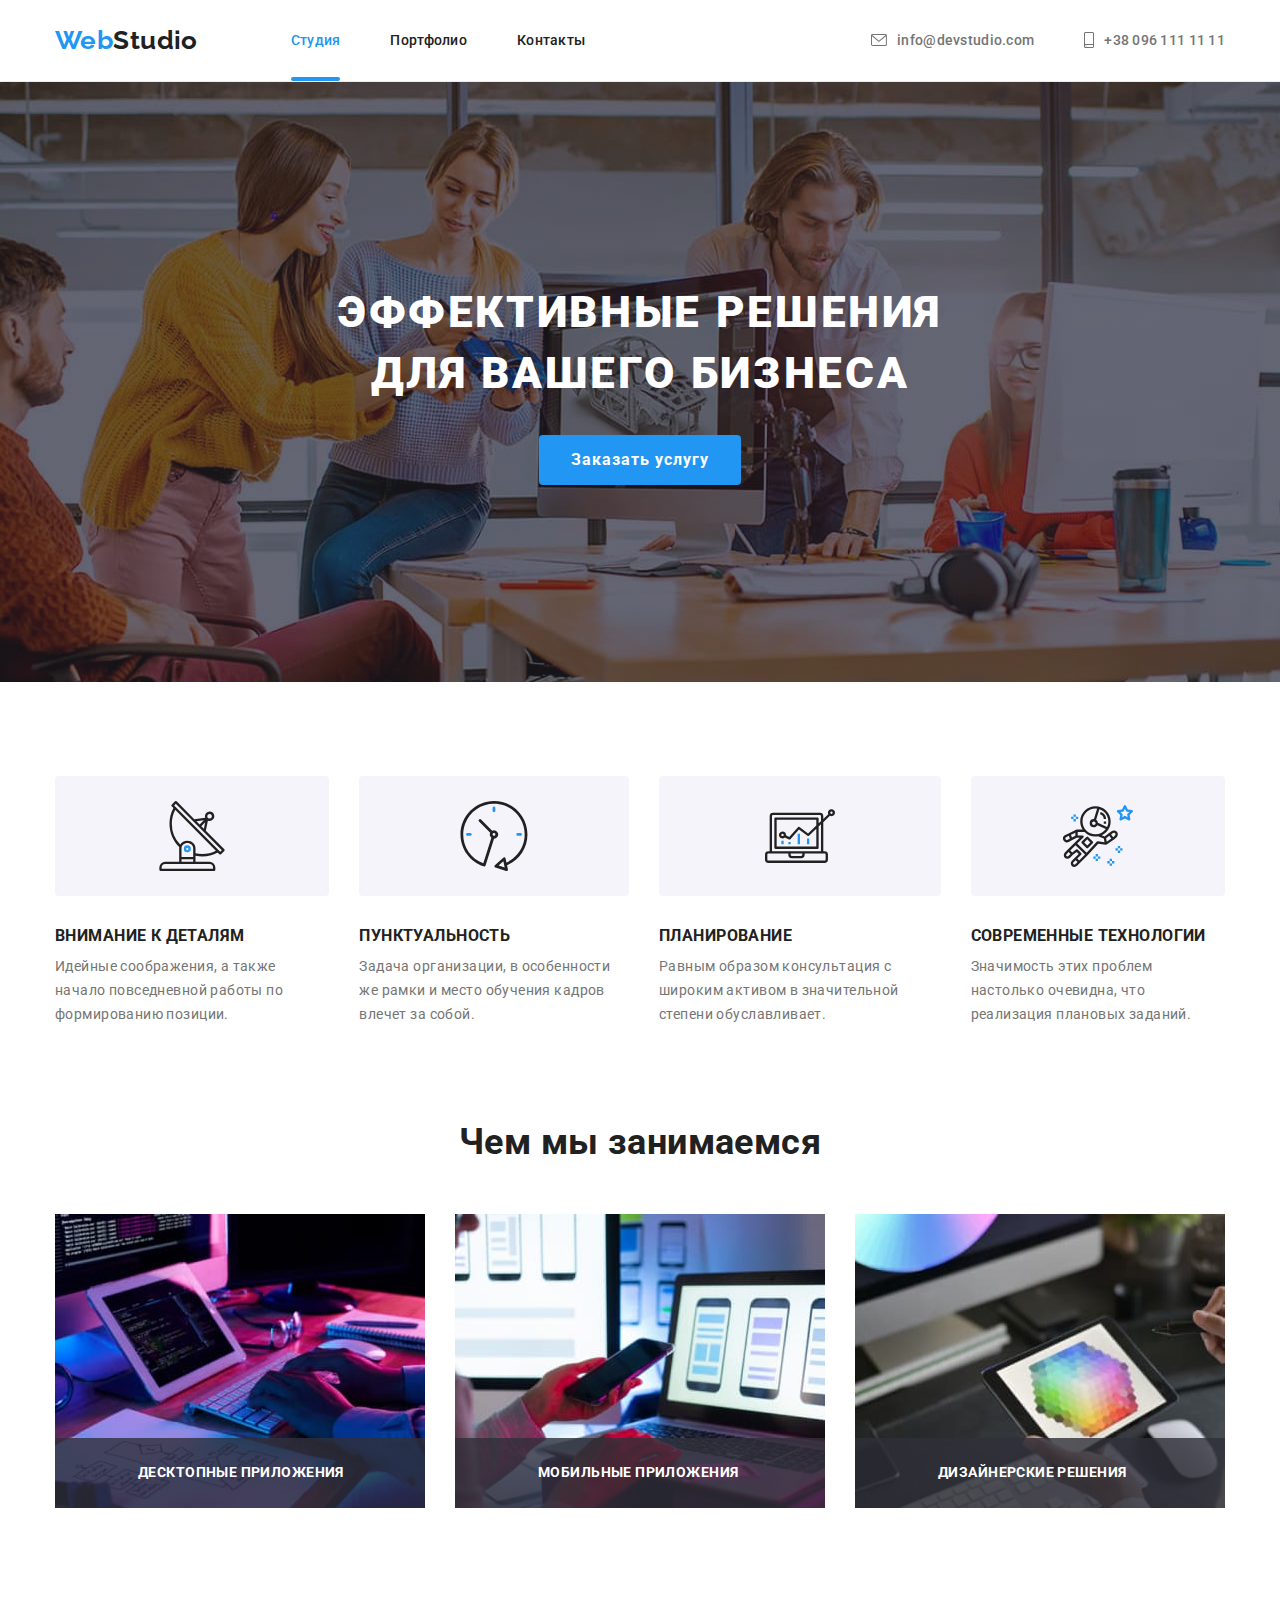
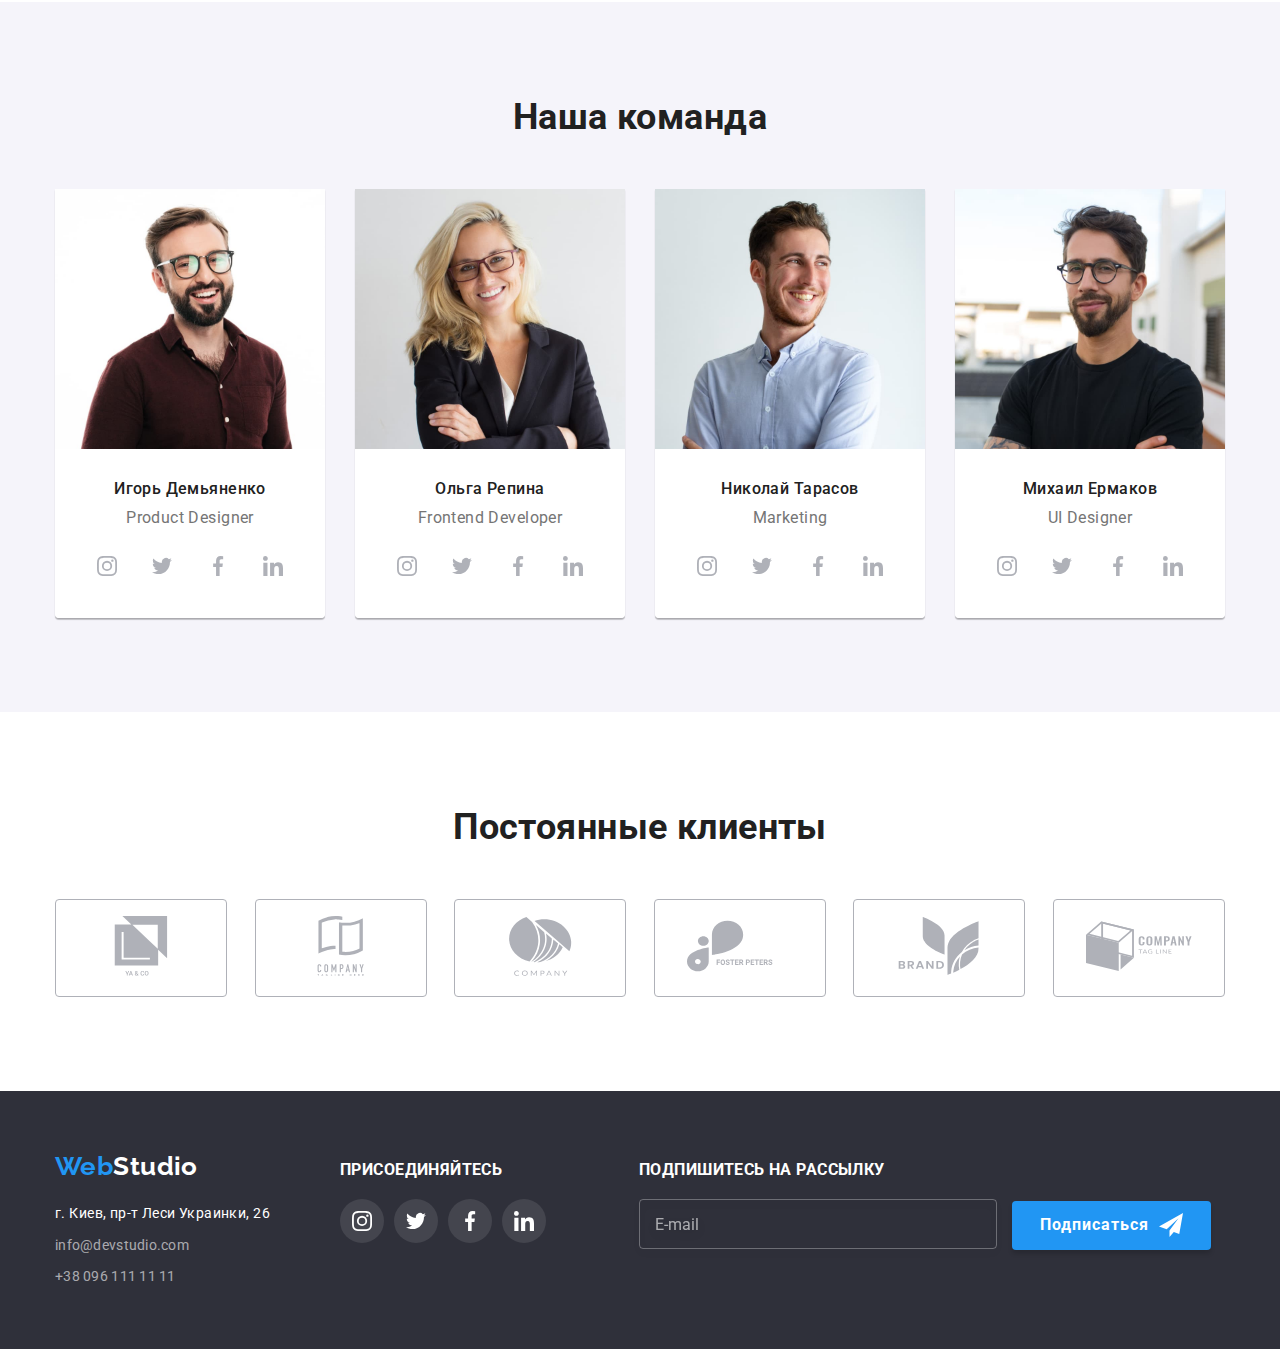
<file: index.html>
<!DOCTYPE html>
<html lang="ru">
<head>
    <meta charset="UTF-8">
    <meta http-equiv="X-UA-Compatible" content="IE=edge">
    <meta name="description" content="Услуги по разработке веб-дизайна для Вашего бизнеса"/>
    <meta name="viewport" content="width=device-width, initial-scale=1.0">
    <title>Студия</title>
    <link href="https://fonts.googleapis.com/css2?family=Raleway:wght@700&family=Roboto:wght@400;500;700;900&display=swap" rel="stylesheet">
    <link rel="stylesheet" href="https://cdnjs.cloudflare.com/ajax/libs/modern-normalize/1.1.0/modern-normalize.min.css">
    <link rel="stylesheet" href="./css/styles.css">
</head>
<body>
    <!-- Разметка модального окна -->
    <div class="backdrop is-hidden" data-modal>
        <div class="modal">
            <button class="btn-modal-close" data-modal-close>
                <svg class="close-icon" width="18" height="18">
                    <use href="./images/icons.svg#icon-close">
                    </use>
                </svg>
            </button>
            <form class="form" name="enqiury_form" autocomplete="off" novalidate>
                <b class="form-title">Оставьте свои данные, мы вам перезвоним</b>
                <div class="form-field">
                    <label class="form-label" for="user-name">Имя</label>
                    <input class="form-input" type="text" name="user_name"  id="user-name" />
                    <svg class="input-icon" width="18" height="18">
                        <use href="./images/icons.svg#icon-person">
                        </use>
                    </svg>
                </div>
                <div class="form-field">
                    <label class="form-label" for="user-phone">Телефон</label>
                    <input class="form-input" type="tel" name="user_phone"  id="user-phone" />
                    <svg class="input-icon" width="18" height="18">
                        <use href="./images/icons.svg#icon-phone-black">
                        </use>
                    </svg>
                </div>
                <div class="form-field">
                    <label class="form-label" for="user-mail">Почта</label>
                    <input class="form-input" type="email" name="user_mail" id="user-mail" />
                    <svg class="input-icon" width="18" height="18">
                        <use href="./images/icons.svg#icon-email-black">
                        </use>
                    </svg>
                </div>  
                <div class="form-field comment">
                    <label class="form-label" for="user-comment">Комментарий</label>
                        <textarea class="form-textarea" name="сomments" rows="6" placeholder="Введите текст" id="user-comment"></textarea>
                </div>
                <div class="agreement-field">
                        <input class="agreement-input" type="checkbox" name="user_agreement" value="1" id="user-agreement"/>
                        <label class="agreement-label" for="user-agreement">Соглашаюсь с рассылкой и принимаю 
                            <a href="" class="agreement-link">Условия договора</a> 
                        <svg class="agreement-icon" width="16" height="15">
                            <use href="./images/icons.svg#icon-check">
                            </use>
                        </svg>
                        </label>
                </div>
                <button class="send-button" type="submit">Отправить
                </button>
            </form>
        </div>
    </div>
    <!-- Разметка Header -->
    <header class="header">
        <div class="container  container-flex">
            <a href="./index.html" class="company-name"><span class="company-name-accent">Web</span>Studio</a>
            <nav class="site-nav">
                <ul class="nav-list">
                    <li class="nav-list-item"><a href="./index.html" class="nav-link current">Студия</a></li>
                    <li class="nav-list-item"><a href="./portfolio.html" class="nav-link portfolio">Портфолио</a></li>
                    <li class="nav-list-item"><a href="" class="nav-link contacts">Контакты</a></li>
                </ul>
            </nav>
            <ul class="contacts-list">
                <li class="contacts-list-item" aria-label="Написать на почту">
                    <a href="mailto:info@devstudio.com" class="contacts-link mail">
                        <svg class="contacts-icon" width="16" height="12">
                            <use href="./images/icons.svg#icon-envelope">
                            </use>
                        </svg>
                    info@devstudio.com
                    </a>
                </li>
                <li class="contacts-list-item" aria-label="Позвонить по телефону"><a href="tel:+380961111111" class="contacts-link tel">
                        <svg class="contacts-icon" width="10" height="16">
                            <use href="./images/icons.svg#icon-smartphone">
                            </use>
                        </svg>
                    +38 096 111 11 11
                    </a>
                </li>
            </ul>
        </div>
    </header>
    <!-- Разметка Main -->
    <main>
        <!-- Разметка блока-героя либо баннера -->
        <section class="hero">
            <h1 class="hero-title">Эффективные решения<br/> для вашего бизнеса</h1>
            <button data-modal-open type="button" class="button-primary">Заказать услугу</button>
        </section>
        <!-- Разметка секции "Особенности" -->
        <section class="section">
            <div class="container">
                <!-- <h2>Особенности</h2> -->
                <ul class="features-list">
                    <li class="features-list-item">
                        <div class="thumb">
                            <svg class="features-icon" width="70" height="70">
                                <use href="./images/icons.svg#icon-antenna">
                                </use>
                            </svg>
                        </div>
                        <h3 class="features-title">Внимание к деталям</h3>
                        <p class="features-text">Идейные соображения, а также начало повседневной работы по формированию позиции.</p>
                    </li>
                    <li class="features-list-item">
                        <div class="thumb">
                            <svg class="features-icon" width="70" height="70">
                                <use href="./images/icons.svg#icon-clock">
                                </use>
                            </svg>
                        </div>
                        <h3 class="features-title">Пунктуальность</h3>
                        <p class="features-text">Задача организации, в особенности же рамки и место обучения кадров влечет за собой.</p>
                    </li>
                    <li class="features-list-item">
                        <div class="thumb">
                            <svg class="features-icon" width="70" height="70">
                                <use href="./images/icons.svg#icon-diagram">
                                </use>
                            </svg>
                        </div>
                        <h3 class="features-title">Планирование</h3>
                        <p class="features-text">Равным образом консультация с широким активом в значительной степени обуславливает.</p>
                    </li>
                    <li class="features-list-item">
                        <div class="thumb">
                            <svg class="features-icon" width="70" height="70">
                                <use href="./images/icons.svg#icon-astronaut">
                                </use>
                            </svg>
                        </div>
                        <h3 class="features-title">Современные технологии</h3>
                        <p class="features-text">Значимость этих проблем настолько очевидна, что реализация плановых заданий.</p>
                    </li>
                </ul>
            </div>
        </section>
        <!-- Разметка секции "Чем мы занимаемся" -->
        <section class="section section-services">
            <div class="container">
                <h2 class="services-title">Чем мы занимаемся</h2>
                    <ul class="services-list">
                        <li class="services-list-item"><img src="./images/img1.jpg" alt="Делаем HTML-разметку страницы" width="370">
                            <h3 class="services-description">Десктопные приложения</h3>
                        </li>
                        <li class="services-list-item"><img src="./images/img2.jpg" alt="Оптимизируем сайт под работу на телефонах и компьютерах" width="370">
                            <h3 class="services-description">Мобильные приложения</h3>
                        </li>
                        <li class="services-list-item"><img src="./images/img3.jpg" alt="Делаем веб-дизайн страницы" width="370">
                            <h3 class="services-description">Дизайнерские решения</h3>
                        </li>
                    </ul>
            </div>
        </section>
        <!-- Разметка секции "Наша команда" --> 
        <section class="section team">
            <div class="container">
                <h2 class="team-title">Наша команда</h2>
                    <ul class="team-list">
                        <li class="team-list-item">
                            <img src="./images/img4.jpg" alt="Игорь Демьяненко" width="270">
                            <div class="card-container">
                                <h3 class="team-list-title">Игорь Демьяненко</h3>
                                <p class="team-list-description">Product Designer</p>
                                <ul class="team-social-list">
                                    <li>
                                        <a href="https://www.instagram.com/" class="social-link" aria-label="Instagram">
                                            <svg class="social-link-icon" width="20" height="20">
                                                <use href="./images/icons.svg#icon-instagram">
                                                </use>
                                            </svg>
                                            <!-- Instagram -->
                                        </a>
                                    </li>
                                    <li>
                                        <a href="https://www.twitter.com/" class="social-link" aria-label="Twitter">
                                            <svg class="social-link-icon" width="20" height="20">
                                                <use href="./images/icons.svg#icon-twitter">
                                                </use>
                                            </svg>
                                            <!-- Twitter -->
                                        </a>
                                    </li>
                                    <li>
                                        <a href="https://www.facebook.com/" class="social-link" aria-label="Facebook">
                                            <svg class="social-link-icon" width="20" height="20">
                                                <use href="./images/icons.svg#icon-facebook">
                                                </use>
                                            </svg>
                                            <!-- Facebook -->
                                        </a>
                                    </li>
                                    <li>
                                        <a href="https://www.linkedin.com/" class="social-link" aria-label="Linkedin">
                                            <svg class="social-link-icon" width="20" height="20">
                                                <use href="./images/icons.svg#icon-linkedin">
                                                </use>
                                            </svg>
                                            <!-- Linkedin -->
                                        </a>
                                    </li>
                                </ul>
                            </div>
                        </li>
                        <li class="team-list-item">
                            <img src="./images/img5.jpg" alt="Ольга Репина" width="270">
                            <div class="card-container">
                                <h3 class="team-list-title">Ольга Репина</h3>
                                <p class="team-list-description">Frontend Developer</p>
                                <ul class="team-social-list">
                                    <li>
                                        <a href="https://www.instagram.com/" class="social-link" aria-label="Instagram">
                                            <svg class="social-link-icon" width="20" height="20">
                                                <use href="./images/icons.svg#icon-instagram">
                                                </use>
                                            </svg>
                                            <!-- Instagram -->
                                        </a>
                                    </li>
                                    <li>
                                        <a href="https://www.twitter.com/" class="social-link" aria-label="Twitter">
                                            <svg class="social-link-icon" width="20" height="20">
                                                <use href="./images/icons.svg#icon-twitter">
                                                </use>
                                            </svg>
                                            <!-- Twitter -->
                                        </a>
                                    </li>
                                    <li>
                                        <a href="https://www.facebook.com/" class="social-link" aria-label="Facebook">
                                            <svg class="social-link-icon" width="20" height="20">
                                                <use href="./images/icons.svg#icon-facebook">
                                                </use>
                                            </svg>
                                            <!-- Facebook -->
                                        </a>
                                    </li>
                                    <li>
                                        <a href="https://www.linkedin.com/" class="social-link" aria-label="Linkedin">
                                            <svg class="social-link-icon" width="20" height="20">
                                                <use href="./images/icons.svg#icon-linkedin">
                                                </use>
                                            </svg>
                                            <!-- Linkedin -->
                                        </a>
                                    </li>
                                </ul>
                            </div>
                        </li>
                        <li class="team-list-item">
                            <img src="./images/img6.jpg" alt="Николай Тарасов" width="270">
                            <div class="card-container">
                                <h3 class="team-list-title">Николай Тарасов</h3>
                                <p class="team-list-description">Marketing</p>
                                <ul class="team-social-list">
                                    <li>
                                        <a href="https://www.instagram.com/" class="social-link" aria-label="Instagram">
                                            <svg class="social-link-icon" width="20" height="20">
                                                <use href="./images/icons.svg#icon-instagram">
                                                </use>
                                            </svg>
                                            <!-- Instagram -->
                                        </a>
                                    </li>
                                    <li>
                                        <a href="https://www.twitter.com/" class="social-link" aria-label="Twitter">
                                            <svg class="social-link-icon" width="20" height="20">
                                                <use href="./images/icons.svg#icon-twitter">
                                                </use>
                                            </svg>
                                            <!-- Twitter -->
                                        </a>
                                    </li>
                                    <li>
                                        <a href="https://www.facebook.com/" class="social-link" aria-label="Facebook">
                                            <svg class="social-link-icon" width="20" height="20">
                                                <use href="./images/icons.svg#icon-facebook">
                                                </use>
                                            </svg>
                                            <!-- Facebook -->
                                        </a>
                                    </li>
                                    <li>
                                        <a href="https://www.linkedin.com/" class="social-link" aria-label="Linkedin">
                                            <svg class="social-link-icon" width="20" height="20">
                                                <use href="./images/icons.svg#icon-linkedin">
                                                </use>
                                            </svg>
                                            <!-- Linkedin -->
                                        </a>
                                    </li>
                                </ul>
                            </div>
                        </li>
                        <li class="team-list-item">
                            <img src="./images/img7.jpg" alt="Михаил Ермаков" width="270">
                            <div class="card-container">
                                <h3 class="team-list-title">Михаил Ермаков</h3>
                                <p class="team-list-description">UI Designer</p>
                                <ul class="team-social-list">
                                    <li>
                                        <a href="https://www.instagram.com/" class="social-link" aria-label="Instagram">
                                            <svg class="social-link-icon" width="20" height="20">
                                                <use href="./images/icons.svg#icon-instagram">
                                                </use>
                                            </svg>
                                            <!-- Instagram -->
                                        </a>
                                    </li>
                                    <li>
                                        <a href="https://www.twitter.com/" class="social-link" aria-label="Twitter">
                                            <svg class="social-link-icon" width="20" height="20">
                                                <use href="./images/icons.svg#icon-twitter">
                                                </use>
                                            </svg>
                                            <!-- Twitter -->
                                        </a>
                                    </li>
                                    <li>
                                        <a href="https://www.facebook.com/" class="social-link" aria-label="Facebook">
                                            <svg class="social-link-icon" width="20" height="20">
                                                <use href="./images/icons.svg#icon-facebook">
                                                </use>
                                            </svg>
                                            <!-- Facebook -->
                                        </a>
                                    </li>
                                    <li>
                                        <a href="https://www.linkedin.com/" class="social-link" aria-label="Linkedin">
                                            <svg class="social-link-icon" width="20" height="20">
                                                <use href="./images/icons.svg#icon-linkedin">
                                                </use>
                                            </svg>
                                            <!-- Linkedin -->
                                        </a>
                                    </li>
                                </ul>
                            </div>
                        </li>
                    </ul>
            </div>

        </section>
        <!-- Разметка секции "Постоянные клиенты" -->
        <section class="section section-clients">
            <div class="container">
                <h2 class="clients-title">Постоянные клиенты</h2>
                <ul class="clients-list">
                    <li class="clients-list-item"><a href="" class="clients-link">
                        <svg class="clients-icon" width="106" height="60">
                            <use href="./images/icons.svg#icon-group1">
                            </use>
                        </svg>
                        <!-- Сlient 1 -->
                    </a>
                    </li>
                    <li class="clients-list-item"><a href="" class="clients-link">
                            <svg class="clients-icon" width="106" height="60">
                                <use href="./images/icons.svg#icon-group2">
                                </use>
                            </svg>
                            <!-- Сlient 2 -->
                        </a>
                    </li>
                    <li class="clients-list-item"><a href="" class="clients-link">
                            <svg class="clients-icon" width="106" height="60">
                                <use href="./images/icons.svg#icon-group3">
                                </use>
                            </svg>
                            <!-- Сlient 3 -->
                        </a>
                    </li>
                    <li class="clients-list-item"><a href="" class="clients-link">
                            <svg class="clients-icon" width="106" height="60">
                                <use href="./images/icons.svg#icon-group4">
                                </use>
                            </svg>
                            <!-- Сlient 4 -->
                        </a>
                    </li>
                    <li class="clients-list-item"><a href="" class="clients-link">
                            <svg class="clients-icon" width="106" height="60">
                                <use href="./images/icons.svg#icon-group5">
                                </use>
                            </svg>
                            <!-- Сlient 5 -->
                        </a>
                    </li>
                    <li class="clients-list-item"><a href="" class="clients-link">
                            <svg class="clients-icon" width="106" height="60">
                                <use href="./images/icons.svg#icon-group6">
                                </use>
                            </svg>
                            <!-- Сlient 6 -->
                        </a>
                    </li>
                </ul>
            </div>
        </section>
    </main>
    <!-- Разметка Footer -->
    <footer class="section-footer">
        <div class="container container-footer">
            <div class="container-footer-adress">
                <a href="./index.html" class="footer-company-name"><span class="company-name-accent">Web</span>Studio</a>
                <address class="company-adress">
                    <ul>
                        <li>г. Киев, пр-т Леси Украинки, 26</li>
                        <li><a href="mailto:info@devstudio.com" class="company-link mail">info@devstudio.com</a></li>
                        <li><a href="tel:+380961111111" class="company-link tel">+38 096 111 11 11</a></li>
                    </ul> 
                </address>
            </div>
            <div class="footer-social-thumb">
                <h3 class="social-title">Присоединяйтесь</h3>
                <ul class="social-list">
                    <li class="social-list-item">
                        <a href="https://www.instagram.com/" class="social-link" aria-label="Instagram">
                            <svg class="social-link-icon" width="20" height="20">
                                <use href="./images/icons.svg#icon-instagram">
                                </use>
                            </svg>
                            <!-- Instagram -->
                        </a>
                    </li>
                    <li class="social-list-item">
                        <a href="https://www.twitter.com/" class="social-link" aria-label="Twitter">
                            <svg class="social-link-icon" width="20" height="20">
                                <use href="./images/icons.svg#icon-twitter">
                                </use>
                            </svg>
                            <!-- Twitter -->
                        </a>
                    </li>
                    <li class="social-list-item">
                        <a href="https://www.facebook.com/" class="social-link" aria-label="Facebook">
                            <svg class="social-link-icon" width="20" height="20">
                                <use href="./images/icons.svg#icon-facebook">
                                </use>
                            </svg>
                            <!-- Facebook -->
                        </a>
                    </li>
                    <li class="social-list-item">
                        <a href="https://www.linkedin.com/" class="social-link" aria-label="Linkedin">
                            <svg class="social-link-icon" width="20" height="20">
                                <use href="./images/icons.svg#icon-linkedin">
                                </use>
                            </svg>
                            <!-- Linkedin -->
                        </a>
                    </li>
                </ul>
            </div>
            <form class="signup-form" name="signup_form" autocomplete="off" novalidate>
                <h3 class="signup-title">Подпишитесь на рассылку</h3>
                <label for="signup-email"><!-- Email --></label>
                    <input class="signup-input" type="email" name="email" placeholder="E-mail" id="signup-email"/>
                <button class="submit-button" type="submit">Подписаться
                    <svg class="submit-icon" width="24" height="24">
                        <use href="./images/icons.svg#icon-send">
                        </use>
                    </svg>
                </button>
            </form>
        </div>
    </footer>
    <!-- Подключение скрипта modal.js -->
    <script src="./modal.js"></script>
</body>
</html>
</file>
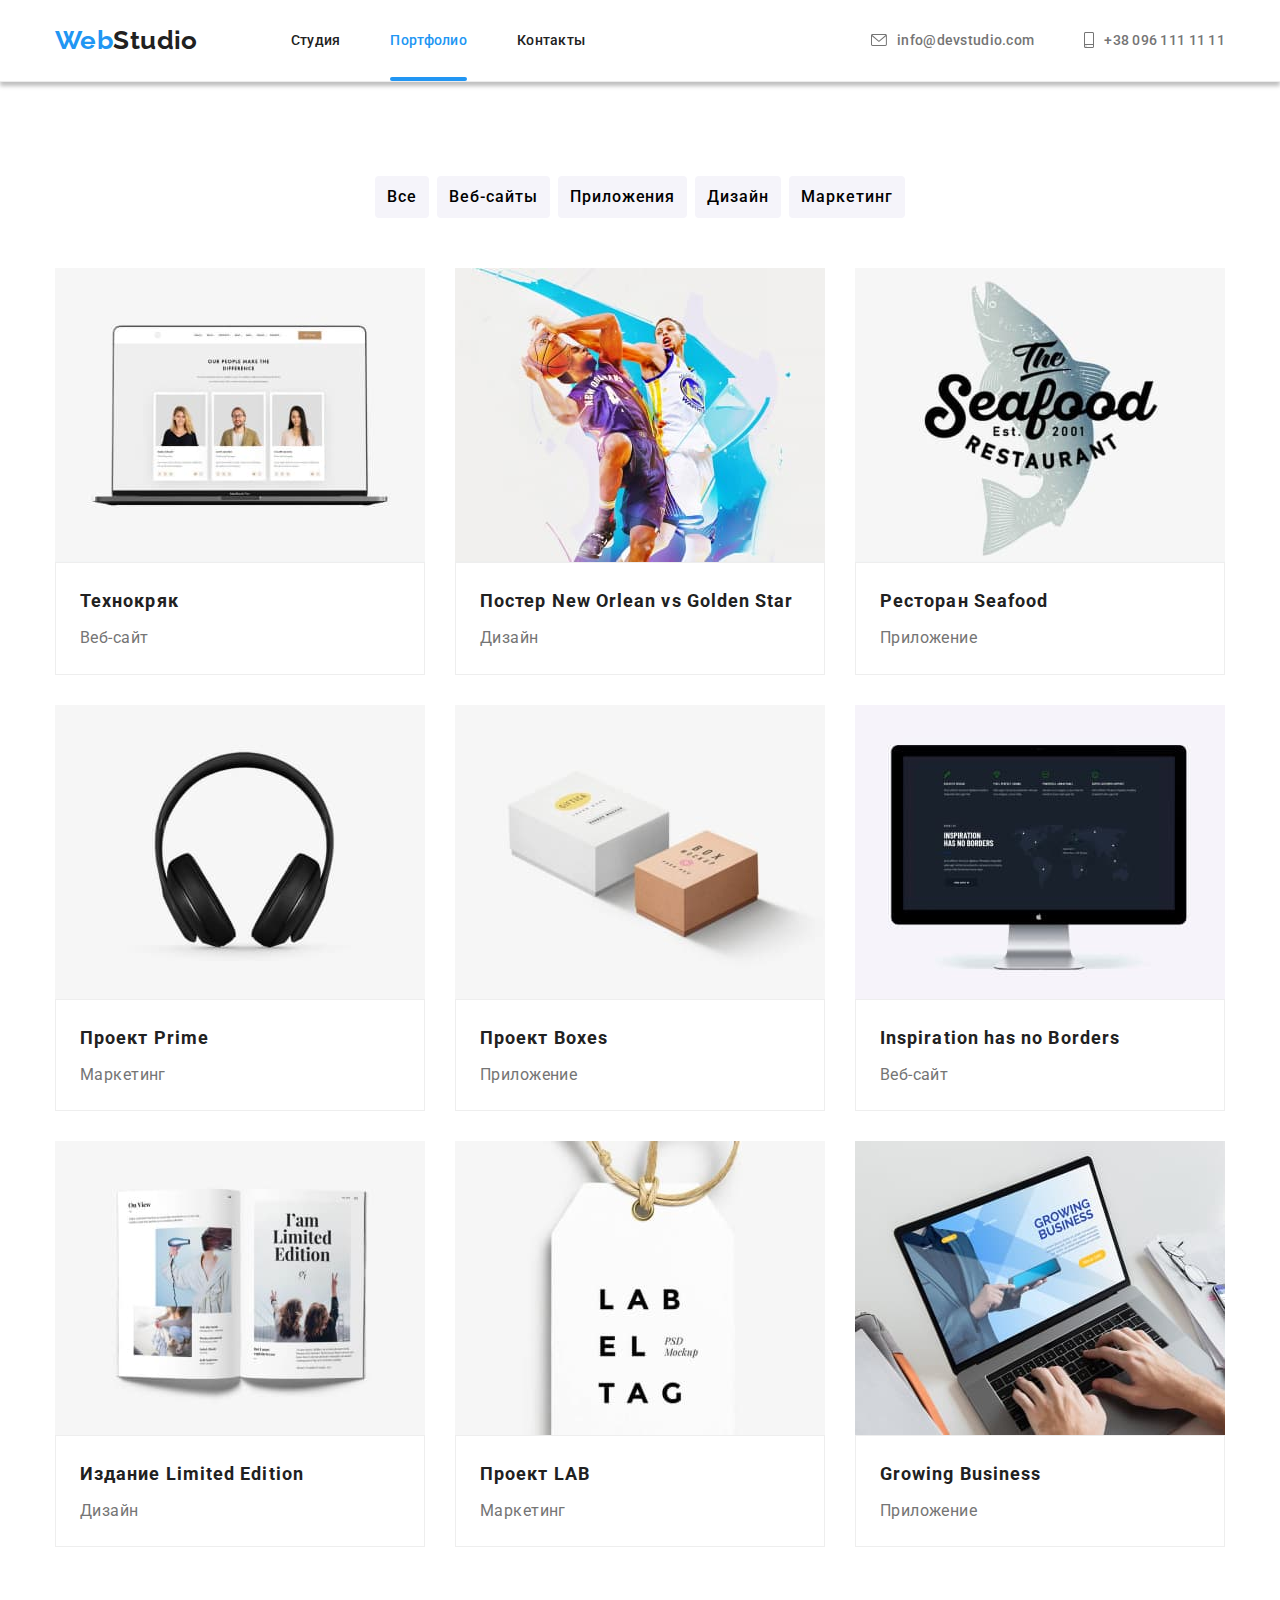
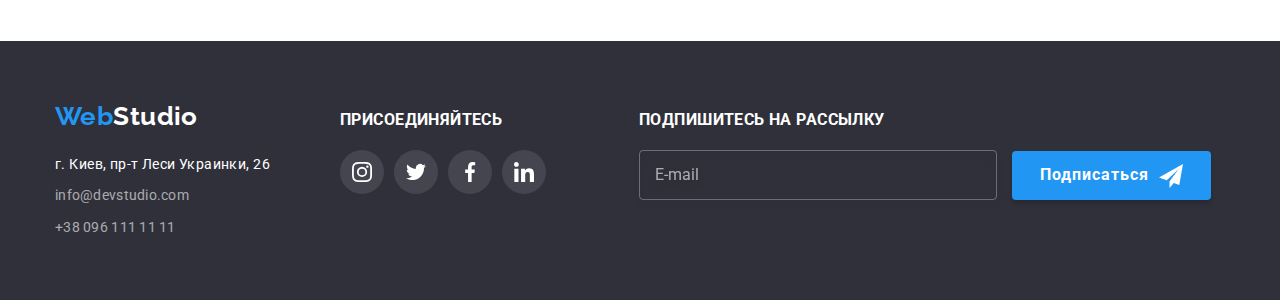
<file: portfolio.html>
<!DOCTYPE html>
<html lang="ru">
  <head>
    <meta charset="UTF-8" />
    <meta http-equiv="X-UA-Compatible" content="IE=edge" />
    <meta name="description" content="Портфолио выполненных работ" />
    <meta name="viewport" content="width=device-width, initial-scale=1.0" />
    <title>Портфолио</title>
    <link href="https://fonts.googleapis.com/css2?family=Raleway:wght@700&family=Roboto:wght@400;500;700;900&display=swap" rel="stylesheet"/>
    <link rel="stylesheet" href="https://cdnjs.cloudflare.com/ajax/libs/modern-normalize/1.1.0/modern-normalize.min.css">
    <link rel="stylesheet" href="./css/styles.css" />
  </head>
  <body>
    <!-- Разметка Header -->
    <header class="header">
      <div class="container  container-flex">
        <a href="./index.html" class="company-name"><span class="company-name-accent">Web</span>Studio</a>
        <nav class="site-nav">
          <ul class="nav-list">
            <li class="nav-list-item"><a href="./index.html" class="nav-link studio">Студия</a></li>
            <li class="nav-list-item"><a href="./portfolio.html" class="nav-link current">Портфолио</a></li>
            <li class="nav-list-item"><a href="" class="nav-link contacts">Контакты</a></li>
          </ul>
        </nav>
        <ul class="contacts-list">
          <li class="contacts-list-item" aria-label="Написать на почту">
            <a href="mailto:info@devstudio.com" class="contacts-link mail">
              <svg class="contacts-icon" width="16" height="12">
                <use href="./images/icons.svg#icon-envelope">
                </use>
              </svg>
              info@devstudio.com
            </a>
          </li>
          <li class="contacts-list-item" aria-label="Позвонить по телефону"><a href="tel:+380961111111"
              class="contacts-link tel">
              <svg class="contacts-icon" width="10" height="16">
                <use href="./images/icons.svg#icon-smartphone">
                </use>
              </svg>
              +38 096 111 11 11
            </a>
          </li>
        </ul>
      </div>
    </header>
    <!-- Разметка Main -->
    <main>
      <!-- Разметка секции "Портфолио работ" -->
      <section class="section">
        <!-- <h1>Портфолио работ</h1> -->
          <div class="container">
            <ul class="button-list">
              <li class="button-list-item"><button type="button" class="button first">Все</button></li>
              <li class="button-list-item"><button type="button" class="button second">Веб-сайты</button></li>
              <li class="button-list-item"><button type="button" class="button third">Приложения</button></li>
              <li class="button-list-item"><button type="button" class="button fourth">Дизайн</button></li>
              <li class="button-list-item"><button type="button" class="button fifth">Маркетинг</button></li>
            </ul>

        <ul class="portfolio-list">
          <li class="portfolio-list-item">
            <a href="" class="project-link">
              <div class="project-overlay">
                <img src="./images/img8.jpg" alt="Изображение веб-сайта" width="370" />
                <p class="project-overlay-description">Технокряк это современная площадка распространения коронавируса. Компании используют эту платформу для цифрового
                шпионажа и атак на защищённые сервера конкурентов.</p>
              </div>
              <div class="cards-container">
              <h2 class="project-title">Технокряк</h2>
            <p class="project-description">Веб-сайт</p>
            </div>
            </a>
          </li>
          <li class="portfolio-list-item">
            <a href="" class="project-link">
              <div class="project-overlay">
              <img src="./images/img9.jpg" alt="Изображение постера" width="370" />
              <p class="project-overlay-description">Технокряк это современная площадка распространения коронавируса. Компании
                используют эту платформу для цифрового шпионажа и атак на защищённые сервера конкурентов.</p>
              </div>
            <div class="cards-container">
              <h2 class="project-title">Постер New Orlean vs Golden Star</h2>
            <p class="project-description">Дизайн</p>
            </div>
            </a>
          </li>
          <li class="portfolio-list-item">
            <a href="" class="project-link">
              <div class="project-overlay">
              <img src="./images/img10.jpg" alt="Изображение приложения" width="370" />
                <p class="project-overlay-description">Технокряк это современная площадка распространения коронавируса. Компании
                  используют эту платформу для цифрового шпионажа и атак на защищённые сервера конкурентов.</p>
              </div>
            <div class="cards-container">
              <h2 class="project-title">Ресторан Seafood</h2>
            <p class="project-description">Приложение</p>
            </div>
            </a>
          </li>
          <li class="portfolio-list-item">
            <a href="" class="project-link">
              <div class="project-overlay">
                <img src="./images/img11.jpg" alt="Изображение проекта" width="370" />
                <p class="project-overlay-description">Технокряк это современная площадка распространения коронавируса. Компании
                  используют эту платформу для цифрового шпионажа и атак на защищённые сервера конкурентов.</p>
              </div>
            <div class="cards-container">
              <h2 class="project-title">Проект Prime</h2>
            <p class="project-description">Маркетинг</p>
            </div>
            </a>
          </li>
          <li class="portfolio-list-item">
            <a href="" class="project-link">
              <div class="project-overlay">
                <img src="./images/img12.jpg" alt="Изображение приложения" width="370" /> 
                <p class="project-overlay-description">Технокряк это современная площадка распространения коронавируса. Компании
                  используют эту платформу для цифрового шпионажа и атак на защищённые сервера конкурентов.</p>
              </div>
            <div class="cards-container">
              <h2 class="project-title">Проект Boxes</h2>
            <p class="project-description">Приложение</p>
            </div>
            </a>
          </li>
          <li class="portfolio-list-item">
            <a href="" class="project-link">
              <div class="project-overlay">
                <img src="./images/img13.jpg" alt="Изображение веб-сайта" width="370" />
                <p class="project-overlay-description">Технокряк это современная площадка распространения коронавируса. Компании
                  используют эту платформу для цифрового шпионажа и атак на защищённые сервера конкурентов.</p>
              </div>
            <div class="cards-container">
              <h2 class="project-title">Inspiration has no Borders</h2>
            <p class="project-description">Веб-сайт</p>
          </div>
          </a>
          </li>
          <li class="portfolio-list-item">
            <a href="" class="project-link">
              <div class="project-overlay">
                <img src="./images/img14.jpg" alt="Изображение издания" width="370" />
                <p class="project-overlay-description">Технокряк это современная площадка распространения коронавируса. Компании
                  используют эту платформу для цифрового шпионажа и атак на защищённые сервера конкурентов.</p>
              </div>
            <div class="cards-container">
              <h2 class="project-title">Издание Limited Edition</h2>
            <p class="project-description">Дизайн</p>
            </div>
            </a>
          </li>
          <li class="portfolio-list-item">
            <a href="" class="project-link">
              <div class="project-overlay">
                <img src="./images/img15.jpg" alt="Изображение проекта" width="370" />
                <p class="project-overlay-description">Технокряк это современная площадка распространения коронавируса. Компании
                  используют эту платформу для цифрового шпионажа и атак на защищённые сервера конкурентов.</p>
              </div>
            <div class="cards-container">
              <h2 class="project-title">Проект LAB</h2>
            <p class="project-description">Маркетинг</p>
            </div>
            </a>
          </li>
          <li class="portfolio-list-item">
            <a href="" class="project-link">
              <div class="project-overlay">
                <img src="./images/img16.jpg" alt="Изображение приложения" width="370" />
                <p class="project-overlay-description">Технокряк это современная площадка распространения коронавируса. Компании
                  используют эту платформу для цифрового шпионажа и атак на защищённые сервера конкурентов.</p>
              </div>
            <div class="cards-container">
              <h2 class="project-title">Growing Business</h2>
            <p class="project-description">Приложение</p>
            </div>
            </a>
          </li>
        </ul>
        </div>
      </section>
    </main>
    <!-- Разметка Footer -->
    <footer class="section-footer">
      <div class="container container-footer">
        <div class="container-footer-adress">
          <a href="./index.html" class="footer-company-name"><span class="company-name-accent">Web</span>Studio</a>
          <address class="company-adress">
            <ul>
              <li>г. Киев, пр-т Леси Украинки, 26</li>
              <li><a href="mailto:info@devstudio.com" class="company-link mail">info@devstudio.com</a></li>
              <li><a href="tel:+380961111111" class="company-link tel">+38 096 111 11 11</a></li>
            </ul>
          </address>
        </div>
        <div class="footer-social-thumb">
          <h3 class="social-title">Присоединяйтесь</h3>
          <ul class="social-list">
            <li class="social-list-item">
              <a href="https://www.instagram.com/" class="social-link" aria-label="Instagram">
                <svg class="social-link-icon" width="20" height="20">
                  <use href="./images/icons.svg#icon-instagram">
                  </use>
                </svg>
                <!-- Instagram -->
              </a>
            </li>
            <li class="social-list-item">
              <a href="https://www.twitter.com/" class="social-link" aria-label="Twitter">
                <svg class="social-link-icon" width="20" height="20">
                  <use href="./images/icons.svg#icon-twitter">
                  </use>
                </svg>
                <!-- Twitter -->
              </a>
            </li>
            <li class="social-list-item">
              <a href="https://www.facebook.com/" class="social-link" aria-label="Facebook">
                <svg class="social-link-icon" width="20" height="20">
                  <use href="./images/icons.svg#icon-facebook">
                  </use>
                </svg>
                <!-- Facebook -->
              </a>
            </li>
            <li class="social-list-item">
              <a href="https://www.linkedin.com/" class="social-link" aria-label="Linkedin">
                <svg class="social-link-icon" width="20" height="20">
                  <use href="./images/icons.svg#icon-linkedin">
                  </use>
                </svg>
                <!-- Linkedin -->
              </a>
            </li>
          </ul>
        </div>
        <form class="signup-form" name="signup_form" autocomplete="off" novalidate>
          <h3 class="signup-title">Подпишитесь на рассылку</h3>
          <label for="signup-email">
            <!-- Email -->
          </label>
          <input class="signup-input" type="email" name="email" placeholder="E-mail" id="signup-email" />
          <button class="submit-button" type="submit">Подписаться
            <svg class="submit-icon" width="24" height="24">
              <use href="./images/icons.svg#icon-send">
              </use>
            </svg>
          </button>
        </form>
      </div>
    </footer>
  </body>
</html>
</file>
<file: css/styles.css>
/* Опеределяем палитру цветов макета */
/* Основной цвет шрифта: #212121 */
/* Вторичный цвет шрифта: #FFFFFF */
/* Третий цвет шрифта: #757575 */
/* Акцент шрифта: #2196F3 */

/* Опеределяем палитру цветов фона */
/* Основной цвет фона: #FFFFFF */
/* Вторичный цвет фона: #2F303A */
/* Третий цвет фона: #F5F4FA */

/* Опеределяем шрифт */
/* Основной шрифт: Roboto */
/* Вторичный шрифт: Raleway */

:root {
  --primary-text-color: #212121;
  --hero-text-color: #fff;
  --secondary-text-color: #757575;
  --accent-color: #2196f3;
  --primary-background-color: #fff;
  --secondary-background-color: #2f303a;
  --portfolio-card-gap: 30px;
}

body {
  font-family: 'Roboto', 'Raleway', sans-serif;
  font-size: 14px;
  line-height: 1.2;
  color: var(--primary-text-color);
  background-color: var(--primary-background-color);
  letter-spacing: 0.03em;
}
/* Глобальный сброс стилей по селекторам тегов */
h1,
h2,
h3,
p,
ul {
  margin-top: 0;
  margin-bottom: 0;
  padding-left: 0;
}
/* Убирает зазоры между картинкой и контентом */
img {
  display: block;
  max-width: 100%;
  height: auto;
}

ul {
  list-style: none;
}

/* Стилизация модального окна */
.backdrop.is-hidden {
  opacity: 0;
  pointer-events: none;
  visibility: hidden;
}

.backdrop {
  position: fixed;
  top: 0;
  left: 0;
  width: 100%;
  height: 100%;
  z-index: 1;
  background-color: rgba(0, 0, 0, 0.2);
  opacity: 1;
  visibility: visible;
  transition: opacity 500ms cubic-bezier(0.4, 0, 0.2, 1),
    visibility 500ms cubic-bezier(0.4, 0, 0.2, 1);
}

.backdrop.is-hidden .modal {
  transform: translate(-50%, -50%) scale(0.8);
}

.modal {
  position: absolute;
  left: 50%;
  top: 50%;
  transform: translate(-50%, -50%) scale(1);
  width: 528px;
  height: 581px;
  padding: 40px;
  align-items: flex-end;
  border-radius: 4px;
  background-color: var(--primary-background-color);
  opacity: 1;
  transition: transform 500ms cubic-bezier(0.4, 0, 0.2, 1);
}

.btn-modal-close {
  position: fixed;
  top: 8px;
  right: 8px;
  display: flex;
  align-items: center;
  width: 30px;
  height: 30px;
  cursor: pointer;
  background-color: white;
  border: 1px solid rgba(0, 0, 0, 0.1);
  border-radius: 50%;
}

.close-icon {
  transition: fill 250ms cubic-bezier(0.4, 0, 0.2, 1);
}

.btn-modal-close:hover .close-icon,
.btn-modal-close:focus .close-icon {
  fill: var(--accent-color);
}

.form-title {
  display: block;
  font-weight: bold;
  font-size: 20px;
  line-height: 1.1;
  text-align: center;
  margin-bottom: 12px;
}

.form-field {
  position: relative;
  display: flex;
  flex-direction: column;
  margin-bottom: 10px;
}

.comment {
  margin-bottom: 20px;
}

.input-icon {
  position: absolute;
  top: 29px;
  left: 12px;
  transition: fill 250ms cubic-bezier(0.4, 0, 0.2, 1);
}

.form-label {
  margin-bottom: 4px;
  font-size: 12px;
  letter-spacing: 0.01em;
  color: var(--secondary-text-color);
}

.form-input {
  border: 1px solid rgba(33, 33, 33, 0.2);
  border-radius: 4px;
  height: 40px;
  padding: 11px 12px 11px 35px;
  font-size: 12px;
  letter-spacing: 0.01em;
  color: rgba(117, 117, 117, 0.5);
  transition: border 250ms cubic-bezier(0.4, 0, 0.2, 1);
}

.form-input:hover,
.form-input:focus {
  border: 1px solid #2196f3;
  border-radius: 4px;
  cursor: pointer;
}

.form-input:hover + .input-icon,
.form-input:focus + .input-icon {
  fill: var(--accent-color);
}

.form-textarea {
  border: 1px solid rgba(33, 33, 33, 0.2);
  box-sizing: border-box;
  border-radius: 4px;
  padding: 12px 16px;
  resize: none;
  font-size: 12px;
  letter-spacing: 0.01em;
  color: rgba(117, 117, 117, 0.5);
}

.form-textarea:hover,
.form-textarea:focus {
  border: 1px solid #2196f3;
  border-radius: 4px;
  cursor: pointer;
}

.agreement-field {
  margin-bottom: 30px;
  text-align: center;
}

.agreement-input {
  -webkit-appearance: none;
  -moz-appearance: none; /* Вендорный префикс для Mozzila */
  appearance: none;
  position: absolute;
}

.agreement-label::before {
  content: '';
  display: inline-block;
  margin-right: 7px;
  width: 16px;
  height: 15px;
  border: 2px solid black;
  border-radius: 4px;
}

.agreement-input:checked ~ .agreement-label::before {
  background-color: #2196f3;
  border-color: #2196f3;
  background-origin: border-box; /* Распространяет цвет и на бордер */
}

.agreement-input:checked ~ .agreement-label .agreement-icon {
  transform: translateY(-15px);
}

.agreement-label {
  position: relative;
  overflow: hidden;
  display: flex;
  justify-content: center;
  align-items: center;
  line-height: 1.7;
  color: var(--secondary-text-color);
}

.agreement-icon {
  position: absolute;
  top: 19px;
  left: 12px;
}

.agreement-link {
  text-decoration: none;
  text-decoration-line: underline;
  color: var(--accent-color);
  margin-left: 3px;
}

.send-button {
  display: block;
  margin: auto;
  padding: 10px 55px;
  border: none;
  border-radius: 4px;
  font-weight: bold;
  font-size: 16px;
  line-height: 1.8;
  letter-spacing: 0.06em;
  background-color: var(--accent-color);
  color: var(--hero-text-color);
  cursor: pointer;
  transition: background-color 250ms cubic-bezier(0.4, 0, 0.2, 1);
}

.send-button:hover,
.send-button:focus {
  background-color: #188ce8;
}

/* Стилизация Header */
.header {
  border-bottom: 1px solid #ececec;
}

.container {
  width: 1200px;
  padding-left: 15px;
  padding-right: 15px;
  margin-right: auto;
  margin-left: auto;
}

.container-flex {
  display: flex;
  align-items: center;
}

.company-name {
  display: block;
  font-family: Raleway;
  font-weight: bold;
  font-size: 26px;
  color: var(--primary-text-color);
  text-decoration: none;
}

.company-name-accent {
  color: var(--accent-color);
  display: inline-block; /* Убирает маленький зазор по высоте у span */
}
/* Стилизация Site-nav*/
.site-nav {
  margin-left: 93px;
}

.nav-list {
  display: flex;
}
/* Задает отступ и очищает крайнюю геометрию */
.nav-list-item:not(:last-child) {
  margin-right: 50px;
}

.nav-link {
  display: block;
  position: relative;
  padding-top: 32px;
  padding-bottom: 32px;
  font-weight: 500;
  letter-spacing: 0.02em;
  color: var(--primary-text-color);
  text-decoration: none;
  transition: color 250ms cubic-bezier(0.4, 0, 0.2, 1);
}

.nav-link:hover,
.nav-link:focus,
.current {
  color: var(--accent-color);
}

.nav-link.current::after {
  content: '';
  display: block;
  position: absolute;
  bottom: 0;
  width: 100%;
  height: 4px;
  background: #2196f3;
  border-radius: 2px;
}

/* Стилизация Site-contacts */
.contacts-list {
  display: flex;
  margin-left: auto;
}
/* Задает отступ через соседа */
.contacts-list-item + li {
  margin-left: 50px;
}

.contacts-icon {
  margin-right: 10px;
  fill: #757575;
  transition: fill 250ms cubic-bezier(0.4, 0, 0.2, 1);
}

.contacts-link {
  display: flex;
  padding-top: 32px;
  padding-bottom: 32px;
  font-weight: 500;
  letter-spacing: 0.02em;
  color: var(--secondary-text-color);
  text-decoration: none;
  align-items: center;
  transition: color 250ms cubic-bezier(0.4, 0, 0.2, 1);
}

.contacts-link:hover,
.contacts-link:focus {
  color: var(--accent-color);
}

.contacts-link:hover .contacts-icon,
.contacts-link:focus .contacts-icon {
  fill: var(--accent-color);
}

/* Cтилизация блока-героя */
.hero {
  max-width: 1600px;
  height: 600px;
  margin-left: auto;
  margin-right: auto;
  padding-top: 200px;
  padding-bottom: 200px;
  text-align: center;
  background-color: var(--secondary-background-color);
  background-image: linear-gradient(to top, rgba(47, 48, 58, 0.4), rgba(47, 48, 58, 0.4)),
    url('../images/img17.jpg');
  background-size: cover;
  background-position: center;
}

.hero-title {
  margin-bottom: 30px;
  font-weight: 900;
  font-size: 44px;
  line-height: 1.4;
  letter-spacing: 0.06em;
  text-transform: uppercase;
  color: var(--hero-text-color);
}

.button-primary {
  padding: 10px 32px;
  border: transparent;
  border-radius: 4px;
  font-family: inherit;
  font-weight: bold;
  font-size: 16px;
  line-height: 1.9;
  letter-spacing: 0.06em;
  background-color: var(--accent-color);
  color: var(--hero-text-color);
  cursor: pointer;
  transition: color 250ms cubic-bezier(0.4, 0, 0.2, 1),
    background-color 250ms cubic-bezier(0.4, 0, 0.2, 1);
}

.button-primary:hover,
.button-primary:focus {
  color: var(--accent-color);
  background-color: var(--hero-text-color);
}
/* Стилизация секции "Особенности" */
.section {
  padding-top: 94px;
  padding-bottom: 94px;
}

.section-services {
  padding-top: 0px;
}

.features-list {
  display: flex;
}
/* Задает отступ и очищает крайнюю геометрию */
.features-list-item:not(:last-child) {
  margin-right: 30px;
}

.thumb {
  display: flex;
  justify-content: center;
  background-color: #f5f4fa;
  border-radius: 4px;
  padding: 25px 0px;
  margin-bottom: 30px;
}

.features-title {
  margin-bottom: 10px;
  text-transform: uppercase;
}

.features-text {
  line-height: 1.7;
  color: var(--secondary-text-color);
}
/* Стилизация секции "Чем мы занимаемся" */
.section-services {
  padding-top: 0;
  padding-bottom: 94px;
}

.services-title {
  margin-bottom: 50px;
  text-align: center;
  font-size: 36px;
}

.services-list {
  display: flex;
}

.services-list-item:not(:last-child) {
  margin-right: 30px;
}

.services-list-item {
  position: relative;
}

.services-list-item::before {
  content: '';
  display: block;
  position: absolute;
  bottom: 0;
  width: 100%;
  height: 70px;
  background: rgba(47, 48, 58, 0.8);
}

.services-description {
  position: absolute;
  bottom: 27px;
  left: 83px;
  font-size: 14px;
  text-transform: uppercase;
  color: var(--hero-text-color);
}

/* Стилизация секции "Наша команда" */
.team {
  background-color: #f5f4fa;
}

.team-title {
  margin-bottom: 50px;
  text-align: center;
  font-size: 36px;
}

.team-list {
  display: flex;
}
.team-list-item:not(:last-child) {
  margin-right: 30px;
}

.team-list-item {
  box-shadow: 0px 1px 1px rgba(0, 0, 0, 0.14), 0px 2px 1px rgba(0, 0, 0, 0.2);
  border-radius: 0px 0px 4px 4px;
  overflow: hidden;
}

.card-container {
  text-align: center;
  padding: 30px;
  padding-bottom: 30px;
  background-color: var(--primary-background-color);
}

.team-list-title {
  margin-bottom: 10px;
  font-weight: 500;
  font-size: 16px;
}

.team-list-description {
  font-size: 16px;
  color: var(--secondary-text-color);
}

.team-social-list {
  display: flex;
  justify-content: space-between;
  margin-top: 16px;
}

.social-link {
  display: flex;
  justify-content: center;
  border-radius: 50%;
  padding: 12px;
  fill: #afb1b8;
  transition: color 250ms cubic-bezier(0.4, 0, 0.2, 1),
    background-color 250ms cubic-bezier(0.4, 0, 0.2, 1), fill 250ms cubic-bezier(0.4, 0, 0.2, 1);
}

.social-link:hover {
  background-color: var(--accent-color);
}
.social-link:hover {
  fill: white;
}
/* Стилизация секции "Постоянные клиенты" */

.clients-title {
  margin-bottom: 50px;
  text-align: center;
  font-size: 36px;
}

.clients-list {
  display: flex;
  justify-content: space-between;
}

.clients-link {
  display: block;
  padding: 16px 32px 16px 32px;
  border: 1px solid #afb1b8;
  border-radius: 4px;
  transition: color 250ms cubic-bezier(0.4, 0, 0.2, 1), border 250ms cubic-bezier(0.4, 0, 0.2, 1);
}

.clients-icon {
  fill: #afb1b8;
  transition: fill 250ms cubic-bezier(0.4, 0, 0.2, 1);
}

.clients-link:hover,
.clients-link:focus {
  border: 1px solid var(--accent-color);
}

.clients-link:hover .clients-icon,
.clients-link:focus .clients-icon {
  fill: var(--accent-color);
}

/* Стилизация Footer */
.section-footer {
  padding-top: 60px;
  padding-bottom: 60px;
  background-color: var(--secondary-background-color);
}

.container-footer {
  display: flex;
  align-items: baseline;
}

.footer-company-name {
  font-family: Raleway;
  font-weight: bold;
  font-size: 26px;
  color: white;
  text-decoration: none;
}

.company-adress {
  margin-top: 20px;
  font-style: normal;
  line-height: 1.7;
  color: white;
}

.company-link {
  display: block; /* Убирает зазор между ссылками */
  font-style: normal;
  line-height: 1.7;
  letter-spacing: 0.02em;
  color: rgba(255, 255, 255, 0.6);
  text-decoration: none;
  margin-top: 8px;
  transition: color 250ms cubic-bezier(0.4, 0, 0.2, 1);
}

.company-link:hover,
.company-link:focus {
  color: var(--accent-color);
}

.footer-social-thumb {
  display: flex;
  flex-direction: column;
  margin-left: 70px;
}

.social-title {
  text-transform: uppercase;
  color: var(--hero-text-color);
  margin-bottom: 20px;
}
.social-list {
  display: flex;
  flex-direction: row;
}

.social-list-item:not(:last-child) {
  margin-right: 10px;
}

.social-list-item > .social-link {
  display: flex;
  justify-content: center;
  border-radius: 50%;
  padding: 12px;
  background-color: rgba(255, 255, 255, 0.1);
  fill: var(--hero-text-color);
}

.social-link:hover,
.social-link:focus {
  background-color: var(--accent-color);
}
.social-link:hover,
.social-link:focus {
  fill: white;
}

.signup-form {
  margin-left: 93px;
}

.signup-title {
  text-transform: uppercase;
  color: var(--hero-text-color);
  margin-bottom: 20px;
}

.signup-form input {
  width: 358px;
  height: 50px;
  padding: 16px 15px;
  margin-right: 12px;
  border: 1px solid rgba(255, 255, 255, 0.3);
  border-radius: 4px;
  filter: drop-shadow(0px 4px 4px rgba(0, 0, 0, 0.15));
  font-size: 16px;
  background-color: inherit;
}

.submit-button:enabled {
  box-shadow: 0px 4px 4px rgba(0, 0, 0, 0.15);
}

.submit-button {
  display: inline-flex;
  align-items: center;
  padding: 10px 28px;
  border: none;
  border-radius: 4px;
  font-weight: bold;
  font-size: 16px;
  line-height: 1.8;
  letter-spacing: 0.06em;
  background-color: var(--accent-color);
  color: var(--hero-text-color);
  cursor: pointer;
  transition: background-color 250ms cubic-bezier(0.4, 0, 0.2, 1);
}

.submit-button:hover,
.submit-button:focus {
  background-color: #188ce8;
}

.signup-input,
.signup-input::placeholder {
  font-size: 16px;
  line-height: 1.3;
  color: rgba(255, 255, 255, 0.6);
}

.submit-icon {
  margin-left: 10px;
}

/* Стилизация секции "Портфолио работ" */
.header {
  box-shadow: 0px 4px 4px rgba(0, 0, 0, 0.25);
}

.container-button {
  display: flex;
  flex-direction: column;
  align-items: center;
  width: 1200px;
  padding-left: 15px;
  padding-right: 15px;
  margin-right: auto;
  margin-left: auto;
  margin-bottom: 50px;
}

.button-list {
  display: flex;
  justify-content: center;
  margin-bottom: 50px;
}

.button-list-item:not(:last-child) {
  margin-right: 8px;
}

.button {
  padding: 6px 12px;
  border: transparent;
  border-radius: 4px;
  font-family: inherit;
  font-weight: 500;
  font-size: 16px;
  line-height: 1.9;
  letter-spacing: 0.06em;
  background-color: #f5f4fa;
  cursor: pointer;
  transition: color 250ms cubic-bezier(0.4, 0, 0.2, 1),
    background-color 250ms cubic-bezier(0.4, 0, 0.2, 1),
    box-shadow 250ms cubic-bezier(0.4, 0, 0.2, 1);
}

.button:hover,
.button:focus {
  color: var(--hero-text-color);
  background-color: var(--accent-color);
  box-shadow: 0px 3px 1px rgba(0, 0, 0, 0.1), 0px 1px 2px rgba(0, 0, 0, 0.08),
    0px 2px 2px rgba(0, 0, 0, 0.12);
  border-radius: 4px;
}

.portfolio-list {
  display: flex;
  flex-wrap: wrap;
  margin-left: calc(-1 * var(--portfolio-card-gap));
  margin-top: calc(-1 * var(--portfolio-card-gap)); /* Так запишется -30рх */
}

.portfolio-list-item {
  flex-basis: calc(100% / 3 - var(--portfolio-card-gap));
  margin-left: var(--portfolio-card-gap);
  margin-top: var(--portfolio-card-gap);
}

.project-link {
  display: block;
  text-decoration: none;
  transition: box-shadow 250ms cubic-bezier(0.4, 0, 0.2, 1);
}

.project-link:hover,
.project-link:focus {
  box-shadow: 0px 1px 1px rgba(0, 0, 0, 0.12), 0px 4px 4px rgba(0, 0, 0, 0.06),
    1px 4px 6px rgba(0, 0, 0, 0.16);
}

.project-overlay {
  position: relative;
  overflow: hidden;
}

.project-overlay-description {
  position: absolute;
  bottom: 0;
  width: 100%;
  height: 100%;
  background: rgba(33, 150, 243, 0.9);
  transform: translateY(100%);
  padding: 63px 24px;
  font-size: 18px;
  line-height: 1.6;
  color: var(--hero-text-color);
  transition: transform 250ms cubic-bezier(0.4, 0, 0.2, 1);
}

.project-link:hover .project-overlay-description,
.project-link:focus .project-overlay-description {
  transform: translateY(0%);
}

.cards-container {
  padding: 20px 24px;
  border: 1px solid #eeeeee;
}

.project-title {
  margin-bottom: 4px;
  font-weight: bold;
  font-size: 18px;
  line-height: 2;
  color: var(--primary-text-color);
  letter-spacing: 0.06em;
}

.project-description {
  font-size: 16px;
  line-height: 1.9;
  color: var(--secondary-text-color);
}
</file>
